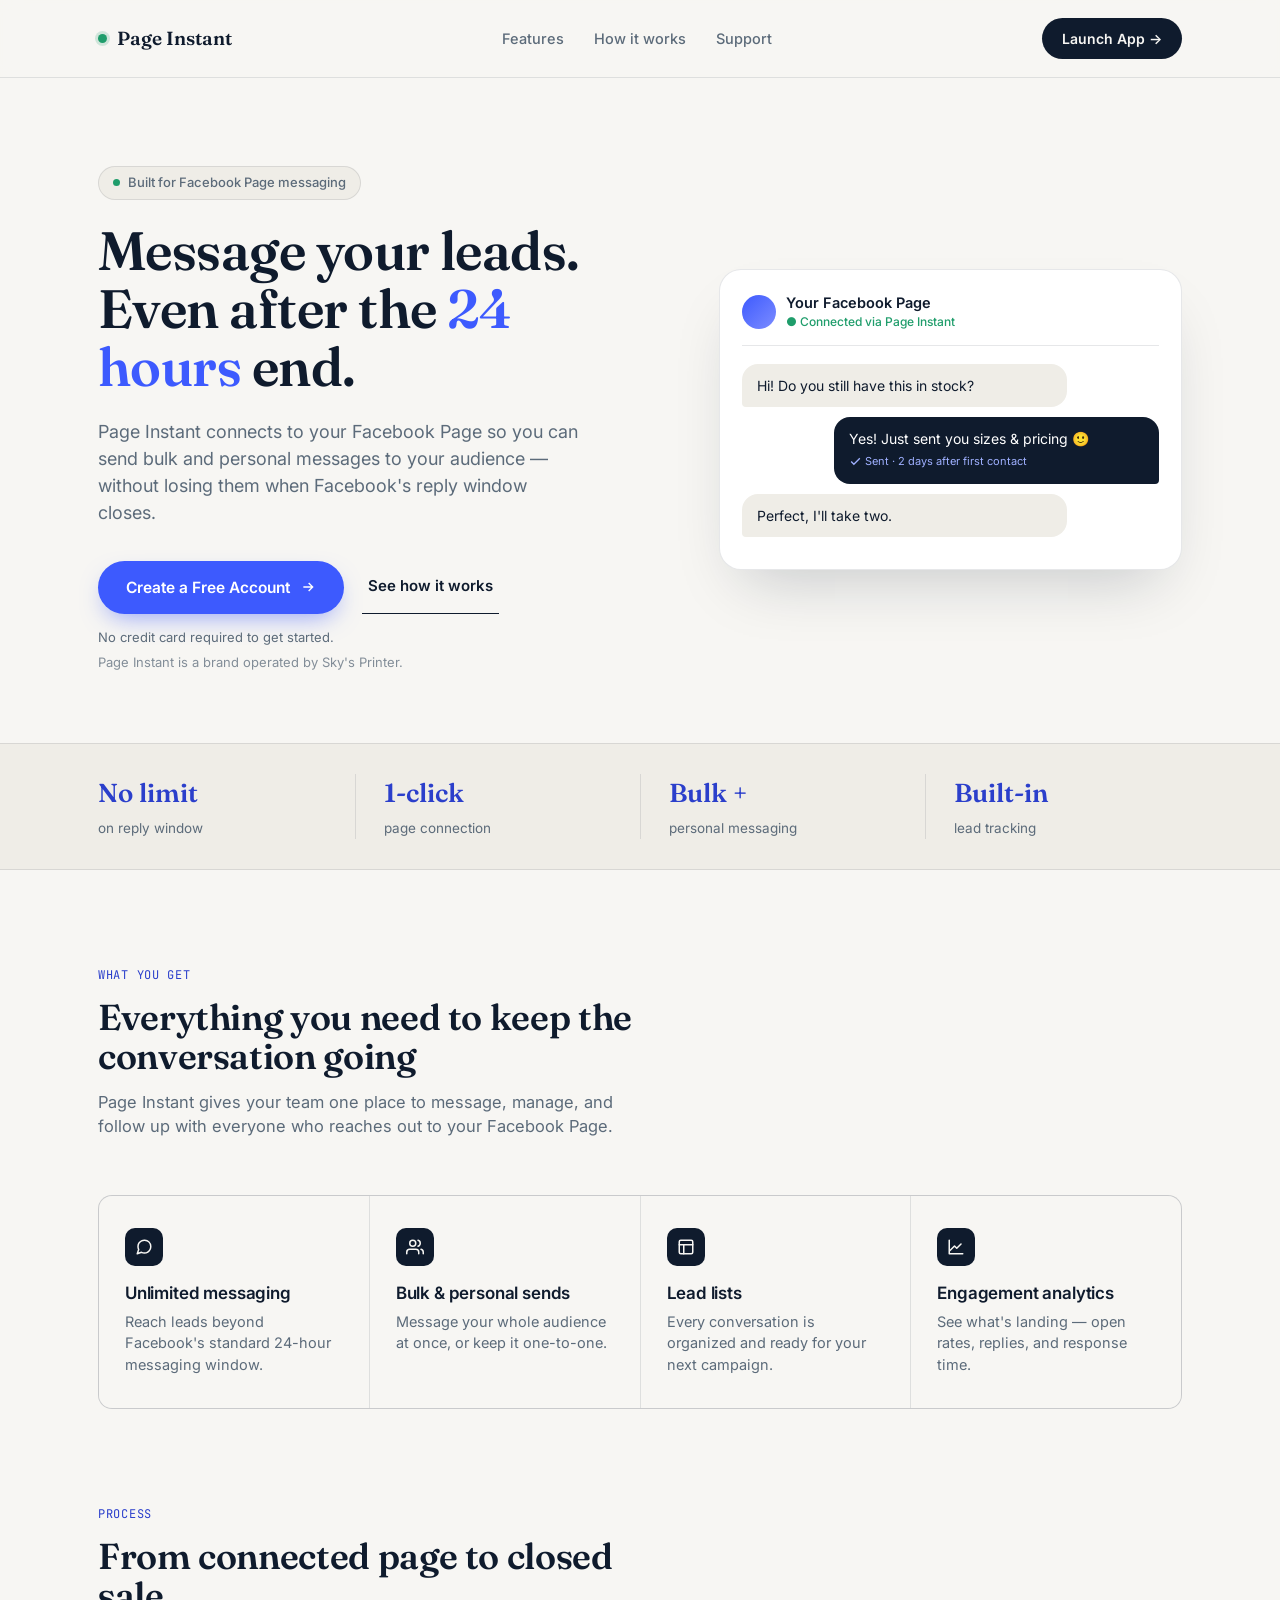
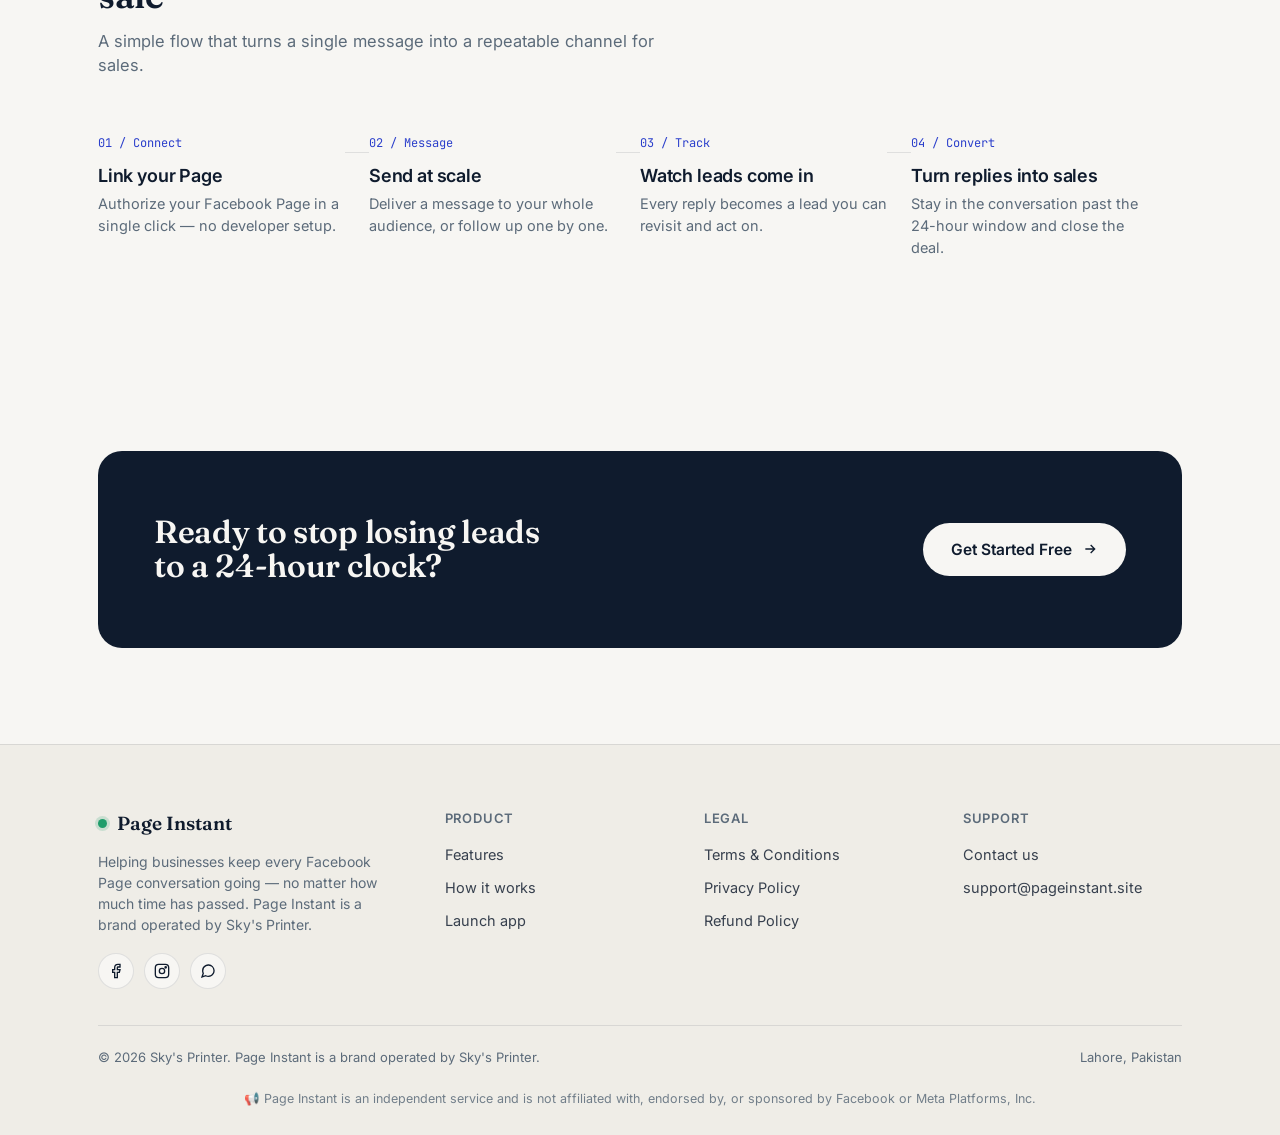
<file: index.html>
<!DOCTYPE html>
<html lang="en">
<head>
<meta charset="UTF-8">
<meta name="viewport" content="width=device-width, initial-scale=1.0">
<title>Page Instant — Facebook Page Messaging, Without the 24-Hour Limit</title>
<meta name="description" content="Page Instant, a brand operated by Sky's Printer, helps businesses message their Facebook page leads beyond the standard 24-hour window. Bulk messaging, lead tracking, and engagement tools built for growing teams.">
<link rel="preconnect" href="https://fonts.googleapis.com">
<link rel="preconnect" href="https://fonts.gstatic.com" crossorigin>
<link href="https://fonts.googleapis.com/css2?family=Fraunces:opsz,wght@9..144,400;9..144,500;9..144,600;9..144,700&family=Inter:wght@400;500;600;700&family=JetBrains+Mono:wght@500&display=swap" rel="stylesheet">
<style>
  :root{
    --ink:#0F1B2D;
    --paper:#F7F6F3;
    --paper-dim:#EFEDE7;
    --accent:#3D5AFE;
    --accent-deep:#2B3FCB;
    --slate:#5C6B7A;
    --green:#1F9D6B;
    --line:rgba(15,27,45,0.10);
    --radius:14px;
  }
  *{margin:0;padding:0;box-sizing:border-box;}
  html{scroll-behavior:smooth;}
  body{
    background:var(--paper);
    color:var(--ink);
    font-family:'Inter',sans-serif;
    -webkit-font-smoothing:antialiased;
    line-height:1.5;
  }
  h1,h2,h3{
    font-family:'Fraunces',serif;
    font-weight:600;
    letter-spacing:-0.01em;
    line-height:1.08;
  }
  a{color:inherit;text-decoration:none;}
  img{max-width:100%;display:block;}
  .wrap{max-width:1140px;margin:0 auto;padding:0 28px;}
  .mono-tag{
    font-family:'JetBrains Mono',monospace;
    font-size:12px;
    letter-spacing:0.06em;
    text-transform:uppercase;
    color:var(--accent-deep);
  }
  :focus-visible{outline:2px solid var(--accent);outline-offset:3px;border-radius:4px;}

  /* ---------- NAV ---------- */
  header{
    position:sticky;top:0;z-index:40;
    background:rgba(247,246,243,0.86);
    backdrop-filter:blur(10px);
    border-bottom:1px solid var(--line);
  }
  nav{
    display:flex;align-items:center;justify-content:space-between;
    padding:18px 28px;max-width:1140px;margin:0 auto;
  }
  .brand{display:flex;align-items:center;gap:10px;font-family:'Fraunces',serif;font-weight:600;font-size:19px;}
  .brand .dot{
    width:9px;height:9px;border-radius:50%;background:var(--green);
    box-shadow:0 0 0 3px rgba(31,157,107,0.18);
  }
  .nav-links{display:flex;align-items:center;gap:30px;font-size:14.5px;font-weight:500;}
  .nav-links a{color:var(--slate);transition:color .15s;}
  .nav-links a:hover{color:var(--ink);}
  .nav-cta{
    background:var(--ink);color:var(--paper)!important;
    padding:10px 20px;border-radius:999px;font-weight:600;font-size:14px;
    transition:transform .15s ease, background .15s;
  }
  .nav-cta:hover{background:var(--accent);transform:translateY(-1px);}
  .nav-toggle{display:none;}

  /* ---------- HERO ---------- */
  .hero{
    padding:88px 0 70px;
    position:relative;
    overflow:hidden;
  }
  .hero-grid{
    display:grid;grid-template-columns:1.1fr 0.9fr;gap:56px;align-items:center;
  }
  .eyebrow{
    display:inline-flex;align-items:center;gap:8px;
    padding:6px 14px;border-radius:999px;
    background:var(--paper-dim);border:1px solid var(--line);
    font-size:13px;font-weight:500;color:var(--slate);margin-bottom:22px;
  }
  .eyebrow .pulse{
    width:7px;height:7px;border-radius:50%;background:var(--green);
    animation:pulse 2s infinite;
  }
  @keyframes pulse{0%,100%{opacity:1;}50%{opacity:.35;}}
  h1.headline{font-size:54px;margin-bottom:22px;}
  h1.headline em{font-style:normal;color:var(--accent);}
  .sub{font-size:18px;color:var(--slate);max-width:480px;margin-bottom:34px;}
  .cta-row{display:flex;align-items:center;gap:18px;flex-wrap:wrap;}
  .btn-primary{
    background:var(--accent);color:#fff;
    padding:15px 28px;border-radius:999px;font-weight:600;font-size:15.5px;
    display:inline-flex;align-items:center;gap:10px;
    box-shadow:0 10px 24px -8px rgba(61,90,254,0.55);
    transition:transform .15s ease, box-shadow .15s ease, background .15s;
    border:none;cursor:pointer;
  }
  .btn-primary:hover{transform:translateY(-2px);background:var(--accent-deep);box-shadow:0 14px 30px -8px rgba(61,90,254,0.6);}
  .btn-ghost{
    color:var(--ink);font-weight:600;font-size:15px;
    padding:15px 6px;display:inline-flex;align-items:center;gap:6px;
    border-bottom:1px solid var(--ink);
  }
  .micro{font-size:13px;color:var(--slate);margin-top:14px;}

  /* hero visual: message bubble mock */
  .phone-mock{
    background:#fff;border-radius:22px;border:1px solid var(--line);
    box-shadow:0 30px 60px -24px rgba(15,27,45,0.22);
    padding:22px;position:relative;
  }
  .phone-mock .ph-head{
    display:flex;align-items:center;gap:10px;margin-bottom:18px;
    padding-bottom:14px;border-bottom:1px solid var(--line);
  }
  .avatar{width:34px;height:34px;border-radius:50%;background:linear-gradient(135deg,#3D5AFE,#7C8CFF);}
  .ph-head .who{font-weight:600;font-size:14.5px;}
  .ph-head .status{font-size:12px;color:var(--green);font-weight:500;}
  .bubble{
    max-width:78%;padding:11px 15px;border-radius:16px;font-size:14px;margin-bottom:10px;
    animation:rise .5s ease both;
  }
  .bubble.in{background:var(--paper-dim);border-bottom-left-radius:4px;}
  .bubble.out{
    background:var(--ink);color:#fff;margin-left:auto;border-bottom-right-radius:4px;
  }
  .bubble.out .tick{
    display:inline-flex;align-items:center;gap:3px;font-size:11px;color:#9fb0ff;margin-top:4px;
  }
  @keyframes rise{from{opacity:0;transform:translateY(8px);}to{opacity:1;transform:translateY(0);}}
  .bubble:nth-child(2){animation-delay:.05s;}
  .bubble:nth-child(3){animation-delay:.25s;}
  .bubble:nth-child(4){animation-delay:.5s;}
  .check{display:inline-block;width:13px;height:13px;}

  /* ---------- VALUE STRIP ---------- */
  .value-strip{
    border-top:1px solid var(--line);border-bottom:1px solid var(--line);
    background:var(--paper-dim);
  }
  .vs-grid{
    display:grid;grid-template-columns:repeat(4,1fr);
    padding:30px 0;
  }
  .vs-item{padding:0 28px;border-left:1px solid var(--line);}
  .vs-item:first-child{border-left:none;}
  .vs-item .num{font-family:'Fraunces',serif;font-size:26px;font-weight:600;color:var(--accent-deep);display:block;margin-bottom:2px;}
  .vs-item .lab{font-size:13.5px;color:var(--slate);}

  /* ---------- FEATURES ---------- */
  section{padding:96px 0;}
  .section-head{max-width:560px;margin-bottom:56px;}
  .section-head .mono-tag{display:block;margin-bottom:14px;}
  .section-head h2{font-size:36px;}
  .section-head p{color:var(--slate);font-size:16.5px;margin-top:14px;}

  .feature-grid{display:grid;grid-template-columns:repeat(4,1fr);gap:1px;background:var(--line);border:1px solid var(--line);border-radius:var(--radius);overflow:hidden;}
  .feature{background:var(--paper);padding:32px 26px;}
  .feature .ic{
    width:38px;height:38px;border-radius:10px;background:var(--ink);
    display:flex;align-items:center;justify-content:center;margin-bottom:18px;
  }
  .feature .ic svg{width:18px;height:18px;stroke:var(--paper);}
  .feature h3{font-size:17px;font-weight:600;font-family:'Inter',sans-serif;margin-bottom:8px;}
  .feature p{font-size:14.5px;color:var(--slate);}

  /* ---------- HOW IT WORKS ---------- */
  .steps{display:grid;grid-template-columns:repeat(4,1fr);gap:0;position:relative;}
  .step{padding-right:24px;position:relative;}
  .step:not(:last-child)::after{
    content:'';position:absolute;top:18px;right:0;width:24px;height:1px;background:var(--line);
  }
  .step .tag{font-family:'JetBrains Mono',monospace;font-size:12px;color:var(--accent-deep);margin-bottom:14px;display:block;}
  .step h3{font-size:18px;font-weight:600;font-family:'Inter',sans-serif;margin-bottom:8px;}
  .step p{font-size:14.5px;color:var(--slate);}

  /* ---------- CTA BAND ---------- */
  .cta-band{
    background:var(--ink);color:var(--paper);border-radius:24px;
    padding:64px 56px;display:flex;align-items:center;justify-content:space-between;gap:40px;
  }
  .cta-band h2{color:var(--paper);font-size:32px;max-width:420px;}
  .cta-band .btn-primary{background:var(--paper);color:var(--ink);box-shadow:none;}
  .cta-band .btn-primary:hover{background:var(--accent);color:#fff;}

  /* ---------- FOOTER ---------- */
  footer{border-top:1px solid var(--line);background:var(--paper-dim);}
  .foot-grid{
    display:grid;grid-template-columns:1.4fr 1fr 1fr 1fr;gap:40px;
    padding:64px 0 36px;
  }
  .foot-brand .brand{margin-bottom:14px;}
  .foot-brand p{font-size:14px;color:var(--slate);max-width:280px;margin-bottom:18px;}
  .foot-col h4{font-size:13px;text-transform:uppercase;letter-spacing:0.06em;color:var(--slate);margin-bottom:16px;font-weight:600;}
  .foot-col a{display:block;font-size:14.5px;color:var(--ink);margin-bottom:11px;opacity:0.82;transition:opacity .15s;}
  .foot-col a:hover{opacity:1;color:var(--accent-deep);}
  .social-row{display:flex;gap:10px;margin-top:6px;}
  .social-row a{
    width:36px;height:36px;border-radius:50%;background:var(--paper);
    border:1px solid var(--line);display:flex;align-items:center;justify-content:center;
  }
  .social-row a svg{width:16px;height:16px;}
  .social-row a:hover{background:var(--ink);}
  .social-row a:hover svg{stroke:var(--paper);fill:var(--paper);}
  .legal-bar{
    border-top:1px solid var(--line);
    padding:22px 0;display:flex;justify-content:space-between;align-items:center;
    font-size:13px;color:var(--slate);flex-wrap:wrap;gap:10px;
  }
  .disclaimer{
    font-size:12.5px;color:var(--slate);text-align:center;padding-bottom:26px;opacity:0.85;
  }

  /* ---------- RESPONSIVE ---------- */
  @media (max-width:880px){
    .nav-links{display:none;}
    .hero-grid{grid-template-columns:1fr;}
    .phone-mock{max-width:380px;margin:0 auto;}
    h1.headline{font-size:38px;}
    .vs-grid{grid-template-columns:repeat(2,1fr);}
    .vs-item:nth-child(3){border-left:none;}
    .feature-grid{grid-template-columns:repeat(2,1fr);}
    .steps{grid-template-columns:repeat(2,1fr);row-gap:32px;}
    .step:nth-child(2)::after{display:none;}
    .cta-band{flex-direction:column;text-align:center;padding:48px 28px;}
    .foot-grid{grid-template-columns:1fr 1fr;}
  }
  @media (prefers-reduced-motion: reduce){
    *{animation:none!important;transition:none!important;}
  }
</style>
</head>
<body>

<header>
  <nav>
    <div class="brand"><span class="dot"></span>Page Instant</div>
    <div class="nav-links">
      <a href="#features">Features</a>
      <a href="#how-it-works">How it works</a>
      <a href="contact.html">Support</a>
    </div>
    <a class="nav-cta" href="#" id="launch-btn">Launch App →</a>
  </nav>
</header>

<section class="hero">
  <div class="wrap hero-grid">
    <div>
      <div class="eyebrow"><span class="pulse"></span>Built for Facebook Page messaging</div>
      <h1 class="headline">Message your leads.<br>Even after the <em>24 hours</em> end.</h1>
      <p class="sub">Page Instant connects to your Facebook Page so you can send bulk and personal messages to your audience — without losing them when Facebook's reply window closes.</p>
      <div class="cta-row">
        <a href="#" class="btn-primary" id="launch-btn-2">Create a Free Account
          <svg width="16" height="16" viewBox="0 0 24 24" fill="none" stroke="currentColor" stroke-width="2"><path d="M5 12h14M13 6l6 6-6 6"/></svg>
        </a>
        <a href="#how-it-works" class="btn-ghost">See how it works</a>
      </div>
      <p class="micro">No credit card required to get started.</p>
      <p class="micro" style="margin-top:6px;opacity:0.75;">Page Instant is a brand operated by Sky's Printer.</p>
    </div>
    <div>
      <div class="phone-mock">
        <div class="ph-head">
          <div class="avatar"></div>
          <div>
            <div class="who">Your Facebook Page</div>
            <div class="status">● Connected via Page Instant</div>
          </div>
        </div>
        <div class="bubble in">Hi! Do you still have this in stock?</div>
        <div class="bubble out">Yes! Just sent you sizes &amp; pricing 🙂
          <div class="tick"><svg class="check" viewBox="0 0 24 24" fill="none" stroke="currentColor" stroke-width="2.4"><path d="M4 12l5 5L20 6"/></svg> Sent · 2 days after first contact</div>
        </div>
        <div class="bubble in">Perfect, I'll take two.</div>
      </div>
    </div>
  </div>
</section>

<div class="value-strip">
  <div class="wrap vs-grid">
    <div class="vs-item"><span class="num">No limit</span><span class="lab">on reply window</span></div>
    <div class="vs-item"><span class="num">1-click</span><span class="lab">page connection</span></div>
    <div class="vs-item"><span class="num">Bulk +</span><span class="lab">personal messaging</span></div>
    <div class="vs-item"><span class="num">Built-in</span><span class="lab">lead tracking</span></div>
  </div>
</div>

<section id="features">
  <div class="wrap">
    <div class="section-head">
      <span class="mono-tag">What you get</span>
      <h2>Everything you need to keep the conversation going</h2>
      <p>Page Instant gives your team one place to message, manage, and follow up with everyone who reaches out to your Facebook Page.</p>
    </div>
    <div class="feature-grid">
      <div class="feature">
        <div class="ic"><svg viewBox="0 0 24 24" fill="none" stroke-width="2" stroke-linecap="round" stroke-linejoin="round"><path d="M21 11.5a8.38 8.38 0 0 1-.9 3.8 8.5 8.5 0 0 1-7.6 4.7 8.38 8.38 0 0 1-3.8-.9L3 21l1.9-5.7a8.38 8.38 0 0 1-.9-3.8 8.5 8.5 0 0 1 4.7-7.6 8.38 8.38 0 0 1 3.8-.9h.5a8.48 8.48 0 0 1 8 8v.5z"/></svg></div>
        <h3>Unlimited messaging</h3>
        <p>Reach leads beyond Facebook's standard 24-hour messaging window.</p>
      </div>
      <div class="feature">
        <div class="ic"><svg viewBox="0 0 24 24" fill="none" stroke-width="2" stroke-linecap="round" stroke-linejoin="round"><path d="M17 21v-2a4 4 0 0 0-4-4H5a4 4 0 0 0-4 4v2"/><circle cx="9" cy="7" r="4"/><path d="M23 21v-2a4 4 0 0 0-3-3.87"/><path d="M16 3.13a4 4 0 0 1 0 7.75"/></svg></div>
        <h3>Bulk &amp; personal sends</h3>
        <p>Message your whole audience at once, or keep it one-to-one.</p>
      </div>
      <div class="feature">
        <div class="ic"><svg viewBox="0 0 24 24" fill="none" stroke-width="2" stroke-linecap="round" stroke-linejoin="round"><rect x="3" y="3" width="18" height="18" rx="2"/><path d="M3 9h18M9 21V9"/></svg></div>
        <h3>Lead lists</h3>
        <p>Every conversation is organized and ready for your next campaign.</p>
      </div>
      <div class="feature">
        <div class="ic"><svg viewBox="0 0 24 24" fill="none" stroke-width="2" stroke-linecap="round" stroke-linejoin="round"><path d="M3 3v18h18"/><path d="M18.7 8 13 13.7l-3-3L4 16.7"/></svg></div>
        <h3>Engagement analytics</h3>
        <p>See what's landing — open rates, replies, and response time.</p>
      </div>
    </div>
  </div>
</section>

<section id="how-it-works" style="padding-top:0;">
  <div class="wrap">
    <div class="section-head">
      <span class="mono-tag">Process</span>
      <h2>From connected page to closed sale</h2>
      <p>A simple flow that turns a single message into a repeatable channel for sales.</p>
    </div>
    <div class="steps">
      <div class="step"><span class="tag">01 / Connect</span><h3>Link your Page</h3><p>Authorize your Facebook Page in a single click — no developer setup.</p></div>
      <div class="step"><span class="tag">02 / Message</span><h3>Send at scale</h3><p>Deliver a message to your whole audience, or follow up one by one.</p></div>
      <div class="step"><span class="tag">03 / Track</span><h3>Watch leads come in</h3><p>Every reply becomes a lead you can revisit and act on.</p></div>
      <div class="step"><span class="tag">04 / Convert</span><h3>Turn replies into sales</h3><p>Stay in the conversation past the 24-hour window and close the deal.</p></div>
    </div>
  </div>
</section>

<section>
  <div class="wrap">
    <div class="cta-band">
      <h2>Ready to stop losing leads to a 24-hour clock?</h2>
      <a href="#" class="btn-primary" id="launch-btn-3">Get Started Free
        <svg width="16" height="16" viewBox="0 0 24 24" fill="none" stroke="currentColor" stroke-width="2"><path d="M5 12h14M13 6l6 6-6 6"/></svg>
      </a>
    </div>
  </div>
</section>

<footer>
  <div class="wrap">
    <div class="foot-grid">
      <div class="foot-brand">
        <div class="brand"><span class="dot"></span>Page Instant</div>
        <p>Helping businesses keep every Facebook Page conversation going — no matter how much time has passed. Page Instant is a brand operated by Sky's Printer.</p>
        <div class="social-row">
          <a href="https://www.facebook.com/profile.php?id=61590895688328" aria-label="Facebook" target="_blank" rel="noopener">
            <svg viewBox="0 0 24 24" fill="none" stroke="var(--ink)" stroke-width="2"><path d="M18 2h-3a5 5 0 0 0-5 5v3H7v4h3v8h4v-8h3l1-4h-4V7a1 1 0 0 1 1-1h3z"/></svg>
          </a>
          <a href="#" aria-label="Instagram (add link)">
            <svg viewBox="0 0 24 24" fill="none" stroke="var(--ink)" stroke-width="2"><rect x="2" y="2" width="20" height="20" rx="5"/><circle cx="12" cy="12" r="4"/><circle cx="17.5" cy="6.5" r="1" fill="var(--ink)"/></svg>
          </a>
          <a href="#" aria-label="WhatsApp (add link)">
            <svg viewBox="0 0 24 24" fill="none" stroke="var(--ink)" stroke-width="2"><path d="M21 11.5a8.38 8.38 0 0 1-.9 3.8 8.5 8.5 0 0 1-7.6 4.7 8.38 8.38 0 0 1-3.8-.9L3 21l1.9-5.7a8.38 8.38 0 0 1-.9-3.8 8.5 8.5 0 0 1 4.7-7.6 8.38 8.38 0 0 1 3.8-.9h.5a8.48 8.48 0 0 1 8 8v.5z"/></svg>
          </a>
        </div>
      </div>
      <div class="foot-col">
        <h4>Product</h4>
        <a href="#features">Features</a>
        <a href="#how-it-works">How it works</a>
        <a href="#" id="launch-btn-4">Launch app</a>
      </div>
      <div class="foot-col">
        <h4>Legal</h4>
        <a href="terms.html">Terms &amp; Conditions</a>
        <a href="privacy.html">Privacy Policy</a>
        <a href="refund.html">Refund Policy</a>
      </div>
      <div class="foot-col">
        <h4>Support</h4>
        <a href="contact.html">Contact us</a>
        <a href="mailto:support@pageinstant.site">support@pageinstant.site</a>
      </div>
    </div>
    <div class="legal-bar">
      <span>© 2026 Sky's Printer. Page Instant is a brand operated by Sky's Printer.</span>
      <span>Lahore, Pakistan</span>
    </div>
    <p class="disclaimer">📢 Page Instant is an independent service and is not affiliated with, endorsed by, or sponsored by Facebook or Meta Platforms, Inc.</p>
  </div>
</footer>

<script>
  // ===== EDIT THIS ONE LINE WHEN YOUR APP URL IS READY =====
  // Replace "#" below with your Lovable / Base44 / app.pageinstant.site URL.
  const APP_URL = "#";
  document.querySelectorAll('#launch-btn, #launch-btn-2, #launch-btn-3, #launch-btn-4').forEach(btn => {
    btn.setAttribute('href', APP_URL);
  });
</script>

</body>
</html>
</file>
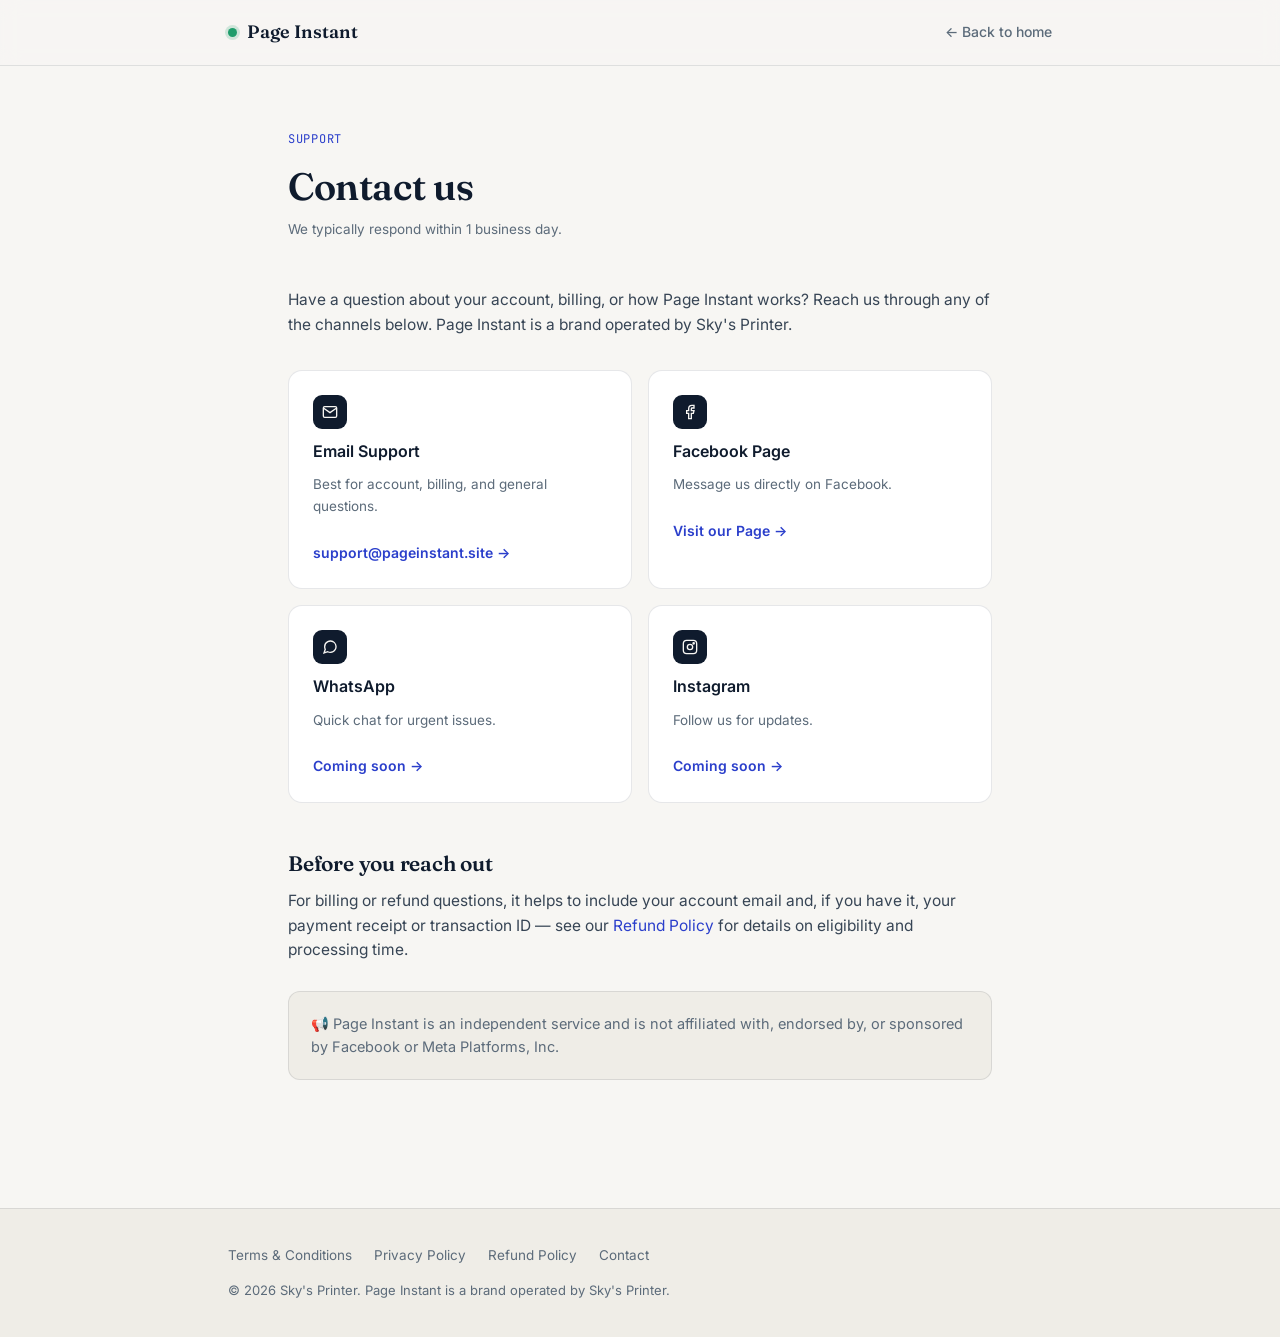
<file: contact.html>
<!DOCTYPE html>
<html lang="en">
<head>
<meta charset="UTF-8">
<meta name="viewport" content="width=device-width, initial-scale=1.0">
<title>Contact &amp; Support — Page Instant</title>
<link rel="preconnect" href="https://fonts.googleapis.com">
<link rel="preconnect" href="https://fonts.gstatic.com" crossorigin>
<link href="https://fonts.googleapis.com/css2?family=Fraunces:opsz,wght@9..144,400;9..144,600;9..144,700&family=Inter:wght@400;500;600;700&family=JetBrains+Mono:wght@500&display=swap" rel="stylesheet">
<link rel="stylesheet" href="policy.css">
</head>
<body>
<header>
  <nav>
    <a href="index.html" class="brand"><span class="dot"></span>Page Instant</a>
    <a href="index.html" class="back-link">← Back to home</a>
  </nav>
</header>
<main>
  <span class="doc-eyebrow">Support</span>
  <h1>Contact us</h1>
  <p class="updated">We typically respond within 1 business day.</p>
  <p>Have a question about your account, billing, or how Page Instant works? Reach us through any of the channels below. Page Instant is a brand operated by Sky's Printer.</p>
  <div class="contact-grid">
    <div class="contact-card">
      <div class="ic"><svg viewBox="0 0 24 24" fill="none" stroke="currentColor" stroke-width="2"><path d="M4 4h16v16H4z" opacity="0"/><path d="M22 6l-10 7L2 6"/><rect x="2" y="4" width="20" height="16" rx="2"/></svg></div>
      <h3>Email Support</h3>
      <p class="note">Best for account, billing, and general questions.</p>
      <a class="cta" href="mailto:support@pageinstant.site">support@pageinstant.site →</a>
    </div>
    <div class="contact-card">
      <div class="ic"><svg viewBox="0 0 24 24" fill="none" stroke="currentColor" stroke-width="2"><path d="M18 2h-3a5 5 0 0 0-5 5v3H7v4h3v8h4v-8h3l1-4h-4V7a1 1 0 0 1 1-1h3z"/></svg></div>
      <h3>Facebook Page</h3>
      <p class="note">Message us directly on Facebook.</p>
      <a class="cta" href="https://www.facebook.com/profile.php?id=61590895688328" target="_blank" rel="noopener">Visit our Page →</a>
    </div>
    <div class="contact-card">
      <div class="ic"><svg viewBox="0 0 24 24" fill="none" stroke="currentColor" stroke-width="2"><path d="M21 11.5a8.38 8.38 0 0 1-.9 3.8 8.5 8.5 0 0 1-7.6 4.7 8.38 8.38 0 0 1-3.8-.9L3 21l1.9-5.7a8.38 8.38 0 0 1-.9-3.8 8.5 8.5 0 0 1 4.7-7.6 8.38 8.38 0 0 1 3.8-.9h.5a8.48 8.48 0 0 1 8 8v.5z"/></svg></div>
      <h3>WhatsApp</h3>
      <p class="note">Quick chat for urgent issues.</p>
      <a class="cta" href="#" id="wa-link">Coming soon →</a>
    </div>
    <div class="contact-card">
      <div class="ic"><svg viewBox="0 0 24 24" fill="none" stroke="currentColor" stroke-width="2"><rect x="2" y="2" width="20" height="20" rx="5"/><circle cx="12" cy="12" r="4"/><circle cx="17.5" cy="6.5" r="1" fill="currentColor"/></svg></div>
      <h3>Instagram</h3>
      <p class="note">Follow us for updates.</p>
      <a class="cta" href="#" id="ig-link">Coming soon →</a>
    </div>
  </div>
  <h2 style="margin-top:48px;">Before you reach out</h2>
  <p>For billing or refund questions, it helps to include your account email and, if you have it, your payment receipt or transaction ID — see our <a href="refund.html">Refund Policy</a> for details on eligibility and processing time.</p>
  <div class="callout">
    📢 Page Instant is an independent service and is not affiliated with, endorsed by, or sponsored by Facebook or Meta Platforms, Inc.
  </div>
</main>
<footer>
  <div class="foot-wrap">
    <div class="links">
      <a href="terms.html">Terms &amp; Conditions</a>
      <a href="privacy.html">Privacy Policy</a>
      <a href="refund.html">Refund Policy</a>
      <a href="contact.html">Contact</a>
    </div>
    <span class="copyright">© 2026 Sky's Printer. Page Instant is a brand operated by Sky's Printer.</span>
  </div>
</footer>
<script>
  // ===== ADD YOUR LINKS HERE WHEN READY =====
  // document.getElementById('wa-link').href = "https://wa.me/92XXXXXXXXX";
  // document.getElementById('ig-link').href = "https://www.instagram.com/yourhandle";
</script>
</body>
</html>
</file>
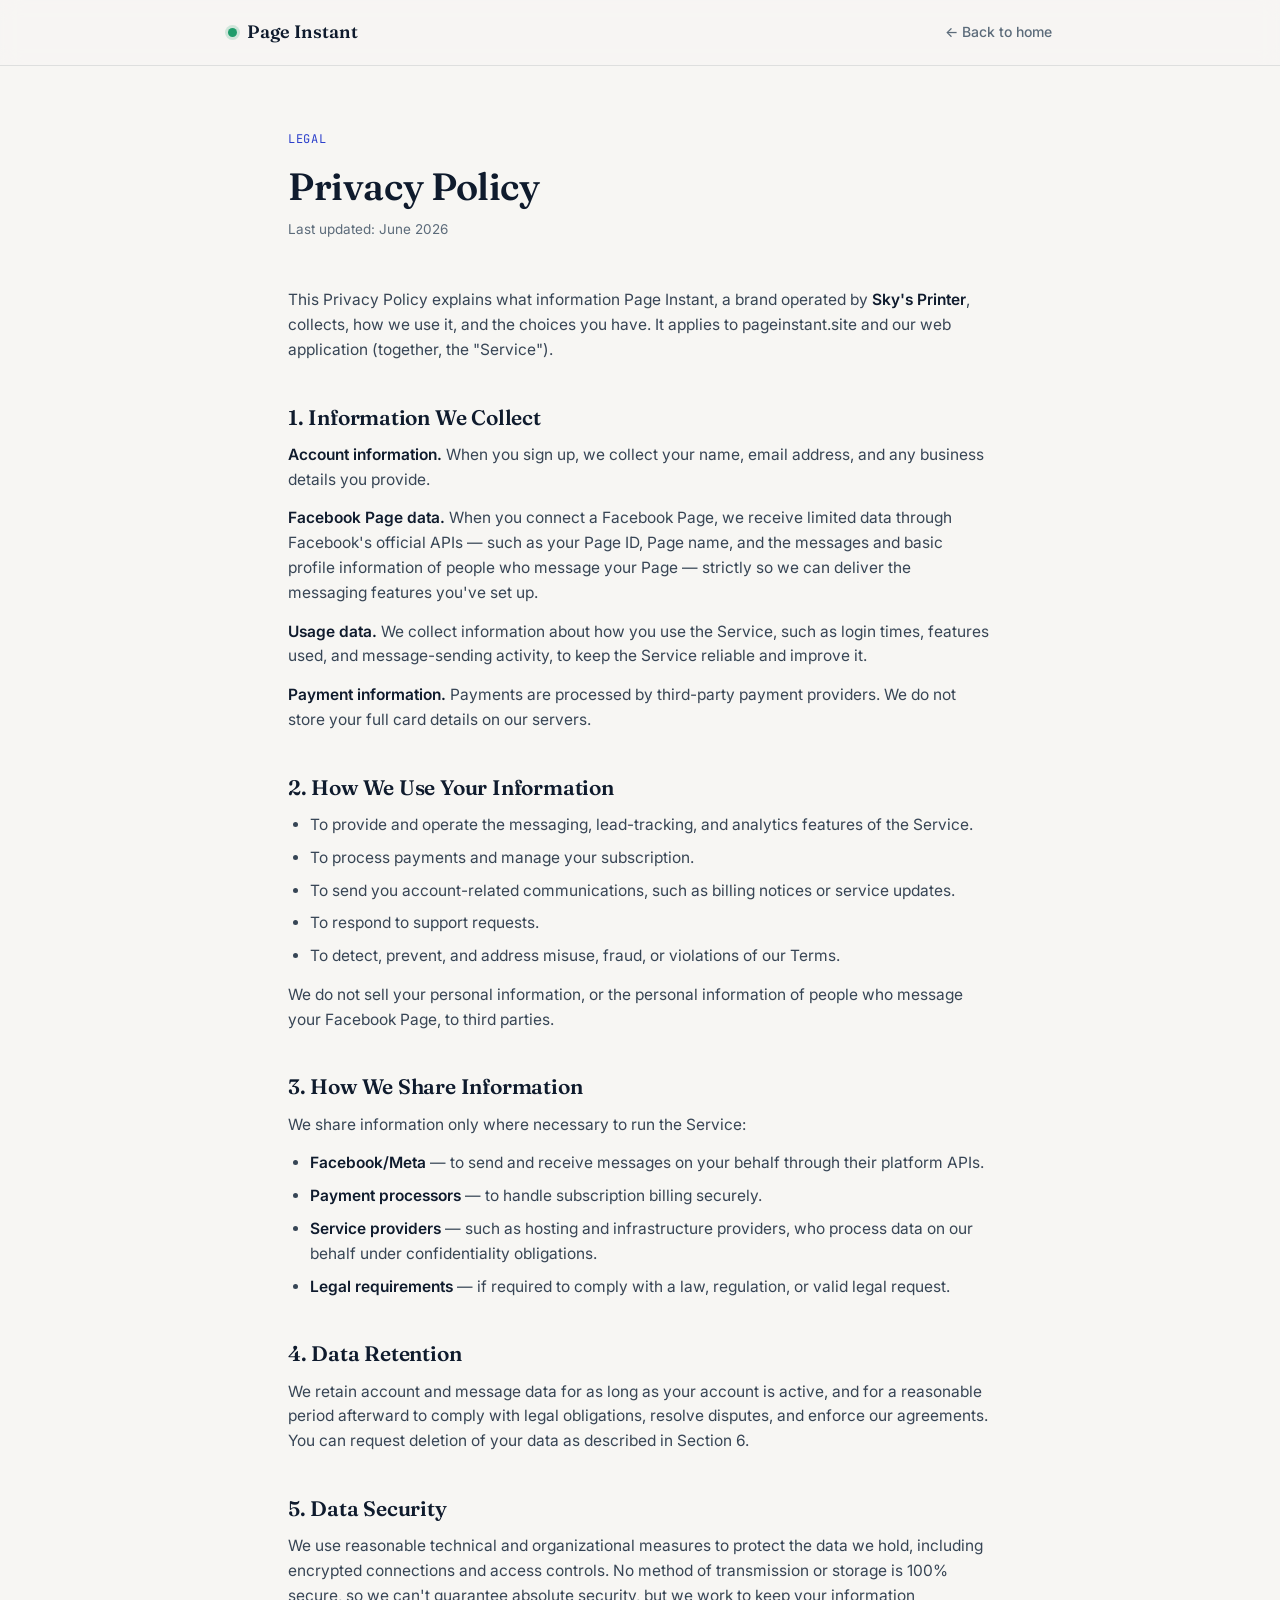
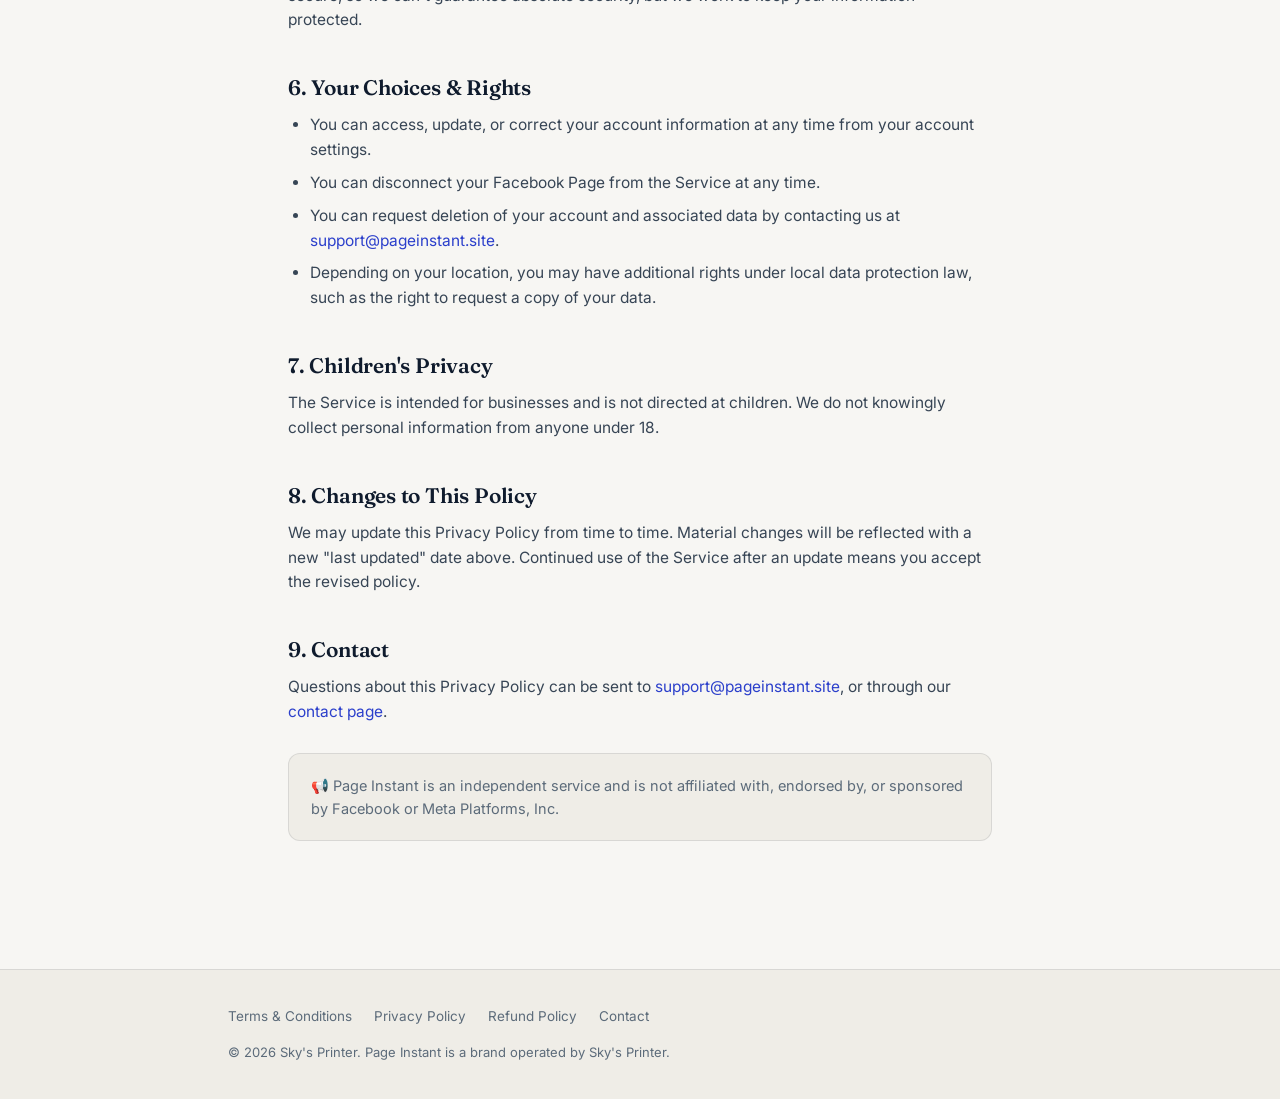
<file: privacy.html>
<!DOCTYPE html>
<html lang="en">
<head>
<meta charset="UTF-8">
<meta name="viewport" content="width=device-width, initial-scale=1.0">
<title>Privacy Policy — Page Instant</title>
<link rel="preconnect" href="https://fonts.googleapis.com">
<link rel="preconnect" href="https://fonts.gstatic.com" crossorigin>
<link href="https://fonts.googleapis.com/css2?family=Fraunces:opsz,wght@9..144,400;9..144,600;9..144,700&family=Inter:wght@400;500;600;700&family=JetBrains+Mono:wght@500&display=swap" rel="stylesheet">
<link rel="stylesheet" href="policy.css">
</head>
<body>

<header>
  <nav>
    <a href="index.html" class="brand"><span class="dot"></span>Page Instant</a>
    <a href="index.html" class="back-link">← Back to home</a>
  </nav>
</header>

<main>
  <span class="doc-eyebrow">Legal</span>
  <h1>Privacy Policy</h1>
  <p class="updated">Last updated: June 2026</p>

  <p>This Privacy Policy explains what information Page Instant, a brand operated by <strong>Sky's Printer</strong>, collects, how we use it, and the choices you have. It applies to pageinstant.site and our web application (together, the "Service").</p>

  <h2>1. Information We Collect</h2>
  <p><strong>Account information.</strong> When you sign up, we collect your name, email address, and any business details you provide.</p>
  <p><strong>Facebook Page data.</strong> When you connect a Facebook Page, we receive limited data through Facebook's official APIs — such as your Page ID, Page name, and the messages and basic profile information of people who message your Page — strictly so we can deliver the messaging features you've set up.</p>
  <p><strong>Usage data.</strong> We collect information about how you use the Service, such as login times, features used, and message-sending activity, to keep the Service reliable and improve it.</p>
  <p><strong>Payment information.</strong> Payments are processed by third-party payment providers. We do not store your full card details on our servers.</p>

  <h2>2. How We Use Your Information</h2>
  <ul>
    <li>To provide and operate the messaging, lead-tracking, and analytics features of the Service.</li>
    <li>To process payments and manage your subscription.</li>
    <li>To send you account-related communications, such as billing notices or service updates.</li>
    <li>To respond to support requests.</li>
    <li>To detect, prevent, and address misuse, fraud, or violations of our Terms.</li>
  </ul>
  <p>We do not sell your personal information, or the personal information of people who message your Facebook Page, to third parties.</p>

  <h2>3. How We Share Information</h2>
  <p>We share information only where necessary to run the Service:</p>
  <ul>
    <li><strong>Facebook/Meta</strong> — to send and receive messages on your behalf through their platform APIs.</li>
    <li><strong>Payment processors</strong> — to handle subscription billing securely.</li>
    <li><strong>Service providers</strong> — such as hosting and infrastructure providers, who process data on our behalf under confidentiality obligations.</li>
    <li><strong>Legal requirements</strong> — if required to comply with a law, regulation, or valid legal request.</li>
  </ul>

  <h2>4. Data Retention</h2>
  <p>We retain account and message data for as long as your account is active, and for a reasonable period afterward to comply with legal obligations, resolve disputes, and enforce our agreements. You can request deletion of your data as described in Section 6.</p>

  <h2>5. Data Security</h2>
  <p>We use reasonable technical and organizational measures to protect the data we hold, including encrypted connections and access controls. No method of transmission or storage is 100% secure, so we can't guarantee absolute security, but we work to keep your information protected.</p>

  <h2>6. Your Choices &amp; Rights</h2>
  <ul>
    <li>You can access, update, or correct your account information at any time from your account settings.</li>
    <li>You can disconnect your Facebook Page from the Service at any time.</li>
    <li>You can request deletion of your account and associated data by contacting us at <a href="mailto:support@pageinstant.site">support@pageinstant.site</a>.</li>
    <li>Depending on your location, you may have additional rights under local data protection law, such as the right to request a copy of your data.</li>
  </ul>

  <h2>7. Children's Privacy</h2>
  <p>The Service is intended for businesses and is not directed at children. We do not knowingly collect personal information from anyone under 18.</p>

  <h2>8. Changes to This Policy</h2>
  <p>We may update this Privacy Policy from time to time. Material changes will be reflected with a new "last updated" date above. Continued use of the Service after an update means you accept the revised policy.</p>

  <h2>9. Contact</h2>
  <p>Questions about this Privacy Policy can be sent to <a href="mailto:support@pageinstant.site">support@pageinstant.site</a>, or through our <a href="contact.html">contact page</a>.</p>

  <div class="callout">
    📢 Page Instant is an independent service and is not affiliated with, endorsed by, or sponsored by Facebook or Meta Platforms, Inc.
  </div>
</main>

<footer>
  <div class="foot-wrap">
    <div class="links">
      <a href="terms.html">Terms &amp; Conditions</a>
      <a href="privacy.html">Privacy Policy</a>
      <a href="refund.html">Refund Policy</a>
      <a href="contact.html">Contact</a>
    </div>
    <span class="copyright">© 2026 Sky's Printer. Page Instant is a brand operated by Sky's Printer.</span>
  </div>
</footer>

</body>
</html>
</file>
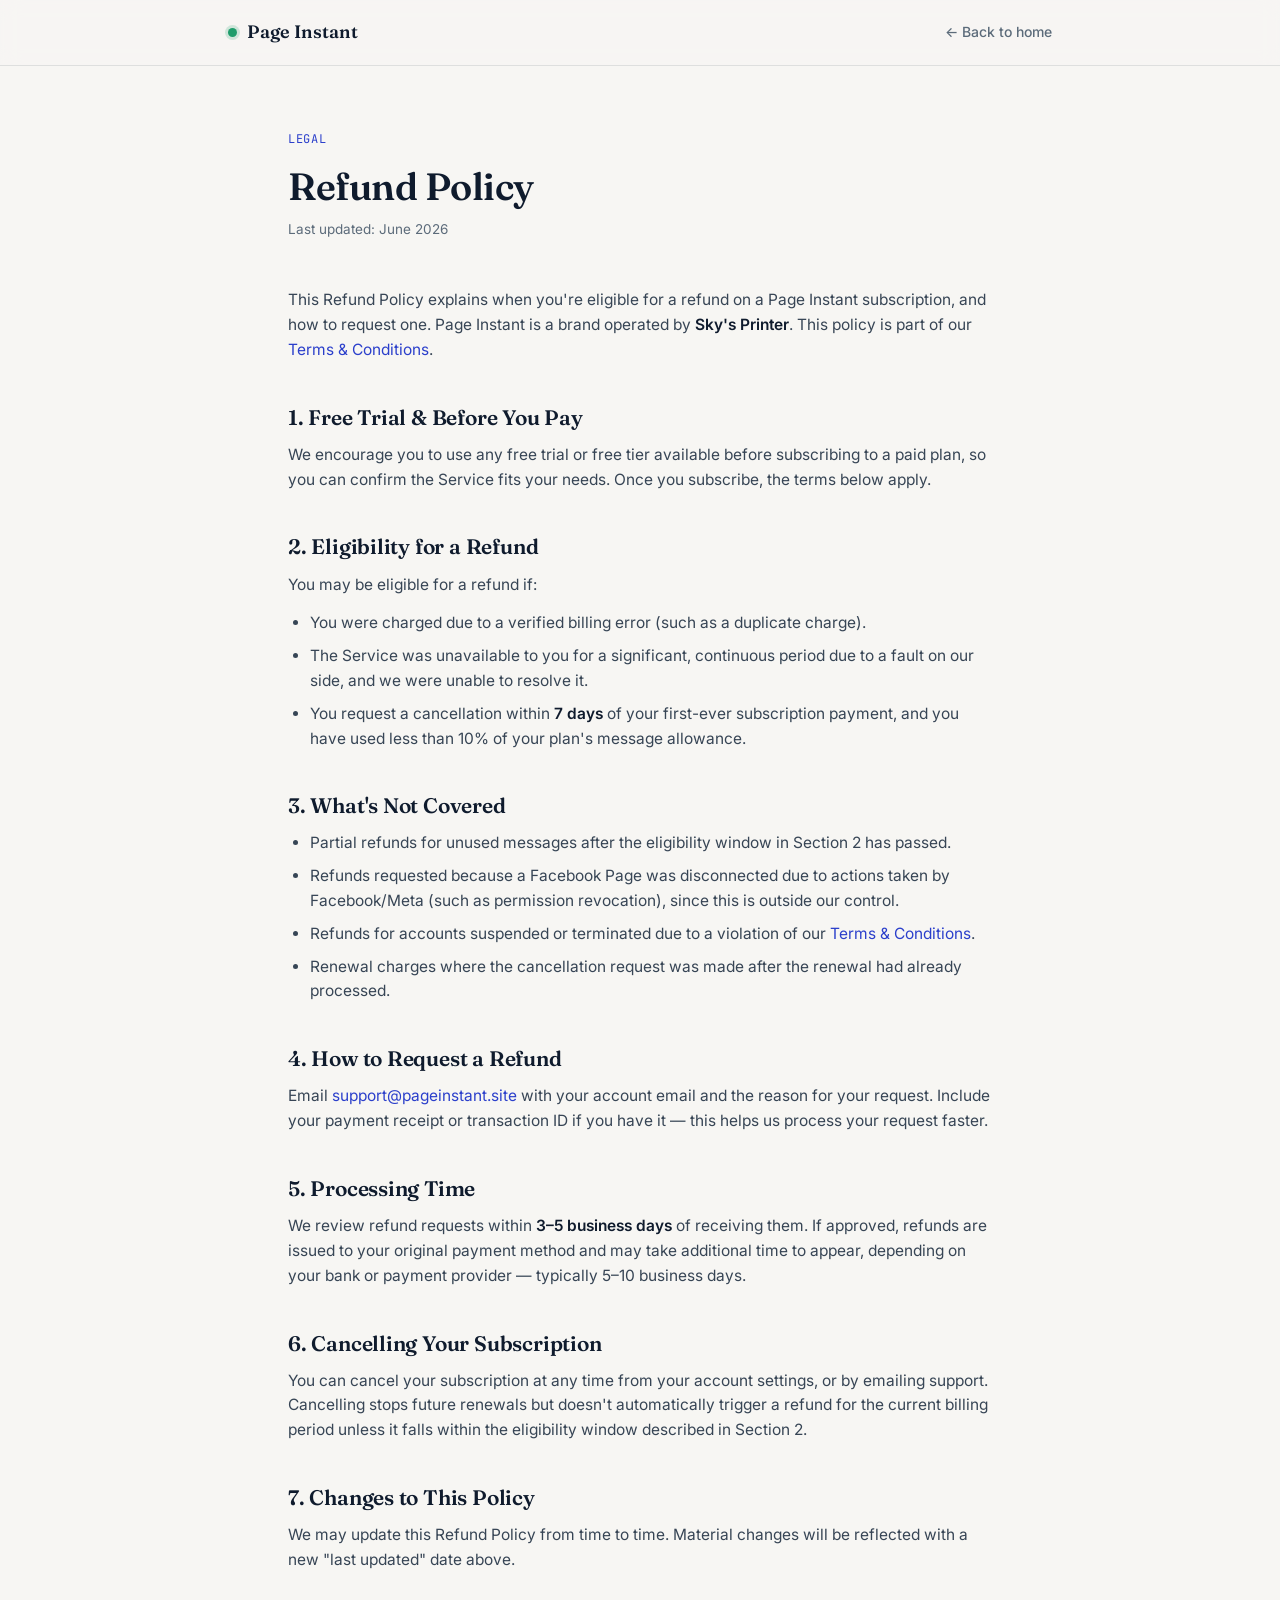
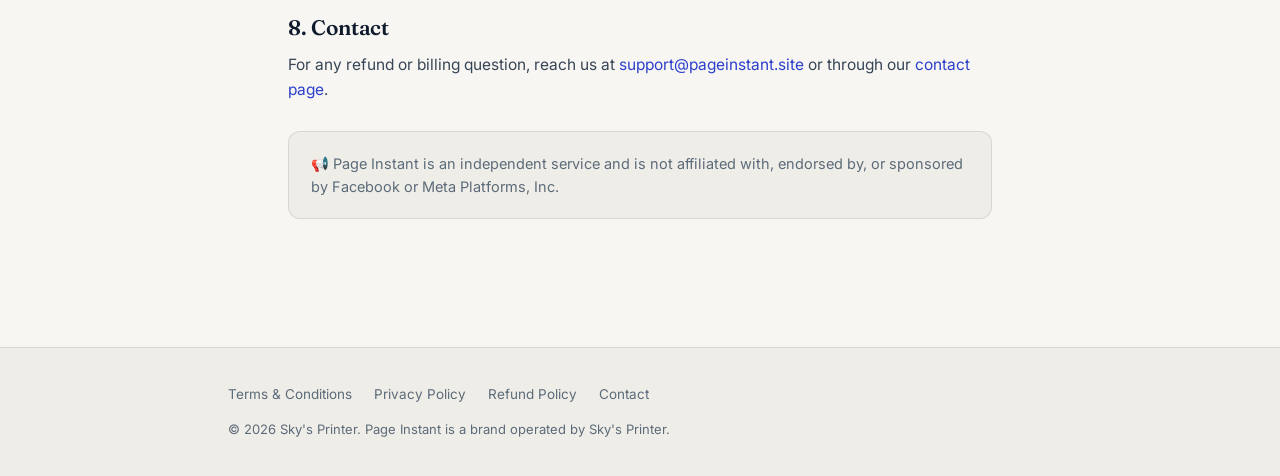
<file: refund.html>
<!DOCTYPE html>
<html lang="en">
<head>
<meta charset="UTF-8">
<meta name="viewport" content="width=device-width, initial-scale=1.0">
<title>Refund Policy — Page Instant</title>
<link rel="preconnect" href="https://fonts.googleapis.com">
<link rel="preconnect" href="https://fonts.gstatic.com" crossorigin>
<link href="https://fonts.googleapis.com/css2?family=Fraunces:opsz,wght@9..144,400;9..144,600;9..144,700&family=Inter:wght@400;500;600;700&family=JetBrains+Mono:wght@500&display=swap" rel="stylesheet">
<link rel="stylesheet" href="policy.css">
</head>
<body>

<header>
  <nav>
    <a href="index.html" class="brand"><span class="dot"></span>Page Instant</a>
    <a href="index.html" class="back-link">← Back to home</a>
  </nav>
</header>

<main>
  <span class="doc-eyebrow">Legal</span>
  <h1>Refund Policy</h1>
  <p class="updated">Last updated: June 2026</p>

  <p>This Refund Policy explains when you're eligible for a refund on a Page Instant subscription, and how to request one. Page Instant is a brand operated by <strong>Sky's Printer</strong>. This policy is part of our <a href="terms.html">Terms &amp; Conditions</a>.</p>

  <h2>1. Free Trial &amp; Before You Pay</h2>
  <p>We encourage you to use any free trial or free tier available before subscribing to a paid plan, so you can confirm the Service fits your needs. Once you subscribe, the terms below apply.</p>

  <h2>2. Eligibility for a Refund</h2>
  <p>You may be eligible for a refund if:</p>
  <ul>
    <li>You were charged due to a verified billing error (such as a duplicate charge).</li>
    <li>The Service was unavailable to you for a significant, continuous period due to a fault on our side, and we were unable to resolve it.</li>
    <li>You request a cancellation within <strong>7 days</strong> of your first-ever subscription payment, and you have used less than 10% of your plan's message allowance.</li>
  </ul>

  <h2>3. What's Not Covered</h2>
  <ul>
    <li>Partial refunds for unused messages after the eligibility window in Section 2 has passed.</li>
    <li>Refunds requested because a Facebook Page was disconnected due to actions taken by Facebook/Meta (such as permission revocation), since this is outside our control.</li>
    <li>Refunds for accounts suspended or terminated due to a violation of our <a href="terms.html">Terms &amp; Conditions</a>.</li>
    <li>Renewal charges where the cancellation request was made after the renewal had already processed.</li>
  </ul>

  <h2>4. How to Request a Refund</h2>
  <p>Email <a href="mailto:support@pageinstant.site">support@pageinstant.site</a> with your account email and the reason for your request. Include your payment receipt or transaction ID if you have it — this helps us process your request faster.</p>

  <h2>5. Processing Time</h2>
  <p>We review refund requests within <strong>3–5 business days</strong> of receiving them. If approved, refunds are issued to your original payment method and may take additional time to appear, depending on your bank or payment provider — typically 5–10 business days.</p>

  <h2>6. Cancelling Your Subscription</h2>
  <p>You can cancel your subscription at any time from your account settings, or by emailing support. Cancelling stops future renewals but doesn't automatically trigger a refund for the current billing period unless it falls within the eligibility window described in Section 2.</p>

  <h2>7. Changes to This Policy</h2>
  <p>We may update this Refund Policy from time to time. Material changes will be reflected with a new "last updated" date above.</p>

  <h2>8. Contact</h2>
  <p>For any refund or billing question, reach us at <a href="mailto:support@pageinstant.site">support@pageinstant.site</a> or through our <a href="contact.html">contact page</a>.</p>

  <div class="callout">
    📢 Page Instant is an independent service and is not affiliated with, endorsed by, or sponsored by Facebook or Meta Platforms, Inc.
  </div>
</main>

<footer>
  <div class="foot-wrap">
    <div class="links">
      <a href="terms.html">Terms &amp; Conditions</a>
      <a href="privacy.html">Privacy Policy</a>
      <a href="refund.html">Refund Policy</a>
      <a href="contact.html">Contact</a>
    </div>
    <span class="copyright">© 2026 Sky's Printer. Page Instant is a brand operated by Sky's Printer.</span>
  </div>
</footer>

</body>
</html>
</file>
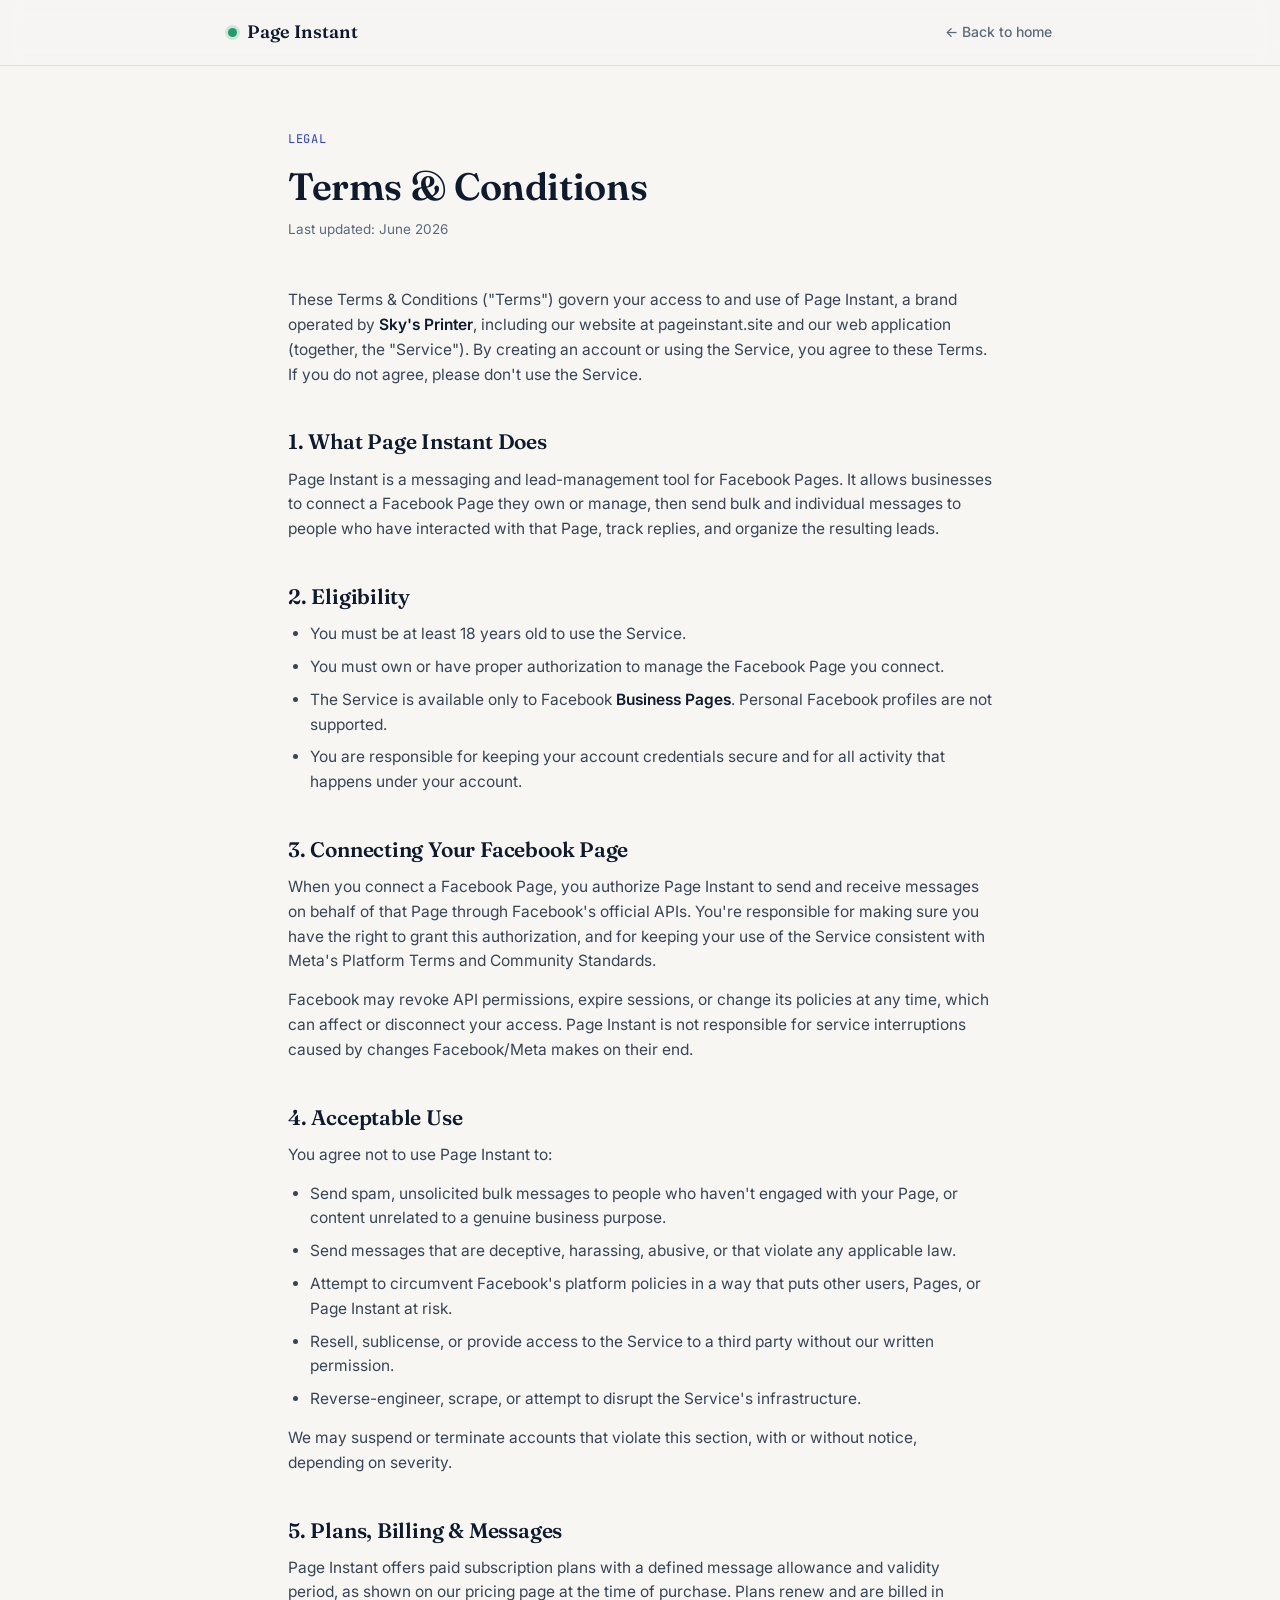
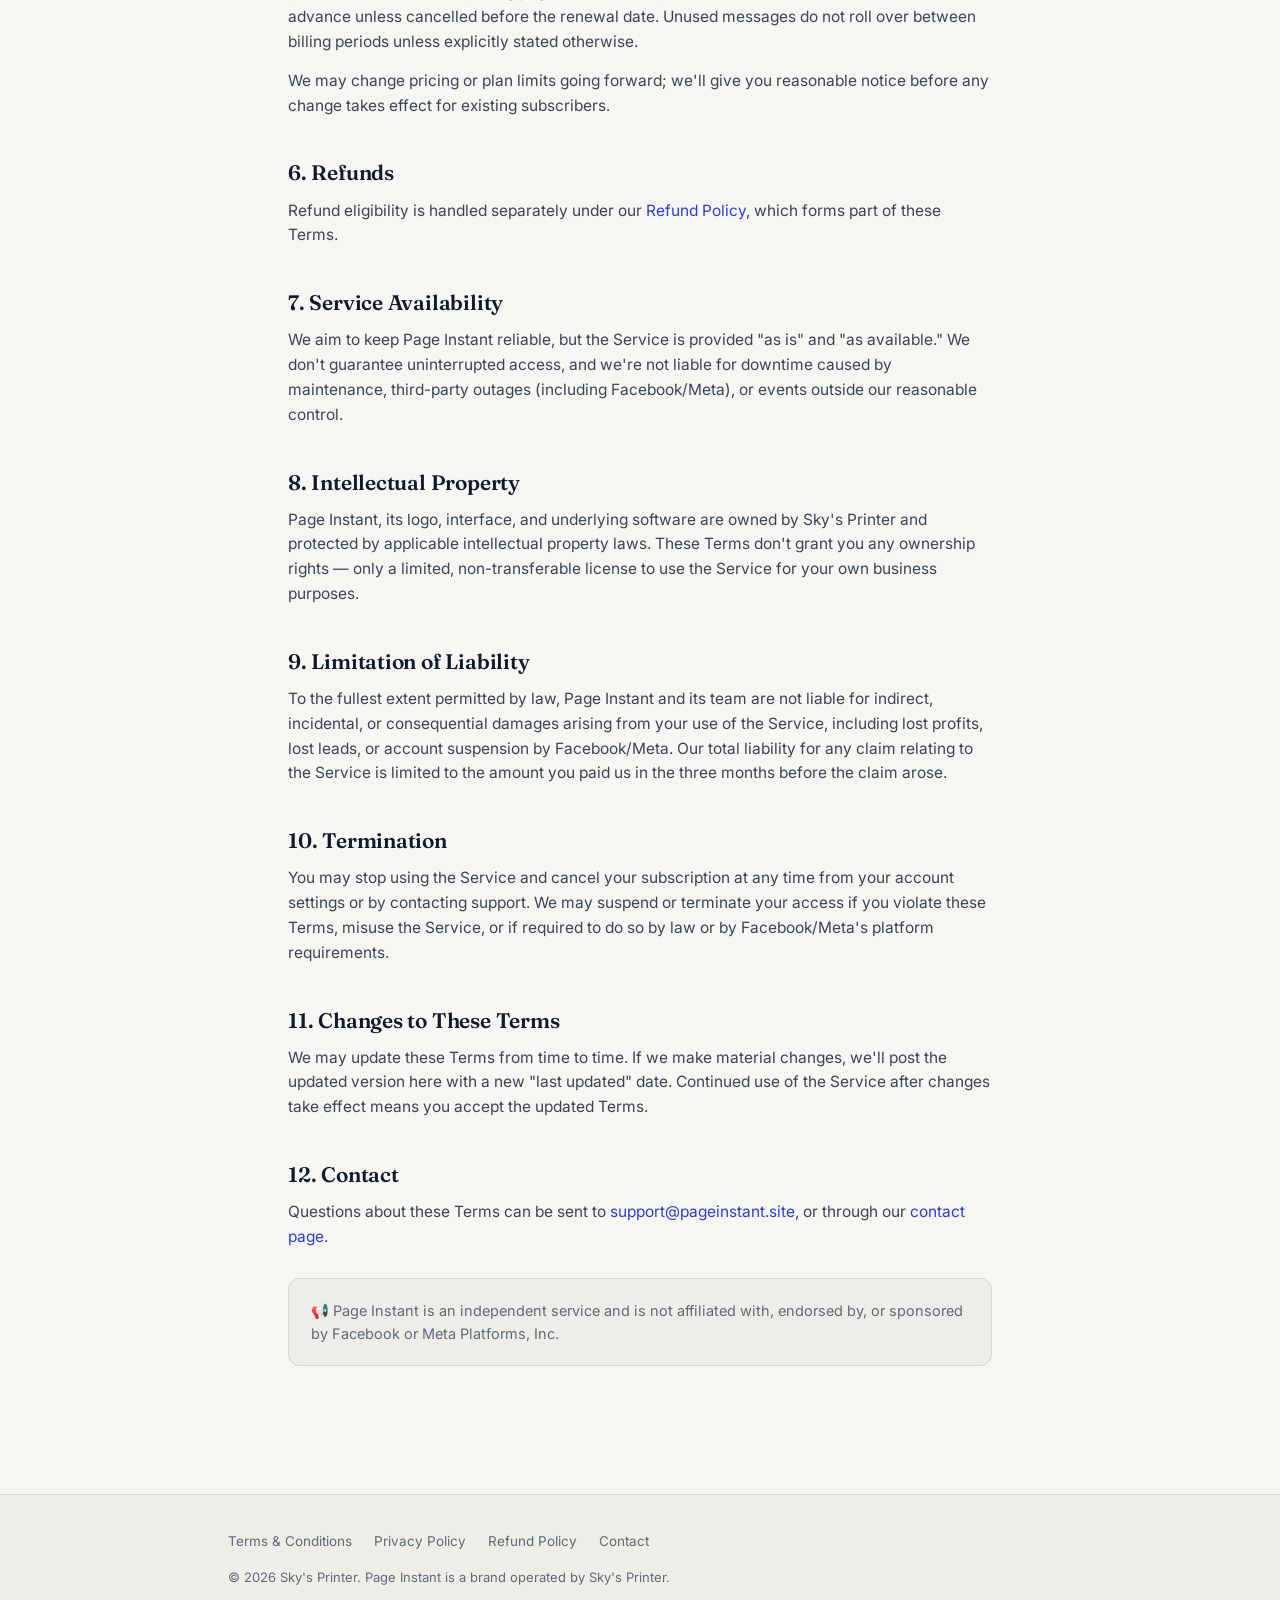
<file: terms.html>
<!DOCTYPE html>
<html lang="en">
<head>
<meta charset="UTF-8">
<meta name="viewport" content="width=device-width, initial-scale=1.0">
<title>Terms &amp; Conditions — Page Instant</title>
<link rel="preconnect" href="https://fonts.googleapis.com">
<link rel="preconnect" href="https://fonts.gstatic.com" crossorigin>
<link href="https://fonts.googleapis.com/css2?family=Fraunces:opsz,wght@9..144,400;9..144,600;9..144,700&family=Inter:wght@400;500;600;700&family=JetBrains+Mono:wght@500&display=swap" rel="stylesheet">
<link rel="stylesheet" href="policy.css">
</head>
<body>

<header>
  <nav>
    <a href="index.html" class="brand"><span class="dot"></span>Page Instant</a>
    <a href="index.html" class="back-link">← Back to home</a>
  </nav>
</header>

<main>
  <span class="doc-eyebrow">Legal</span>
  <h1>Terms &amp; Conditions</h1>
  <p class="updated">Last updated: June 2026</p>

  <p>These Terms &amp; Conditions ("Terms") govern your access to and use of Page Instant, a brand operated by <strong>Sky's Printer</strong>, including our website at pageinstant.site and our web application (together, the "Service"). By creating an account or using the Service, you agree to these Terms. If you do not agree, please don't use the Service.</p>

  <h2>1. What Page Instant Does</h2>
  <p>Page Instant is a messaging and lead-management tool for Facebook Pages. It allows businesses to connect a Facebook Page they own or manage, then send bulk and individual messages to people who have interacted with that Page, track replies, and organize the resulting leads.</p>

  <h2>2. Eligibility</h2>
  <ul>
    <li>You must be at least 18 years old to use the Service.</li>
    <li>You must own or have proper authorization to manage the Facebook Page you connect.</li>
    <li>The Service is available only to Facebook <strong>Business Pages</strong>. Personal Facebook profiles are not supported.</li>
    <li>You are responsible for keeping your account credentials secure and for all activity that happens under your account.</li>
  </ul>

  <h2>3. Connecting Your Facebook Page</h2>
  <p>When you connect a Facebook Page, you authorize Page Instant to send and receive messages on behalf of that Page through Facebook's official APIs. You're responsible for making sure you have the right to grant this authorization, and for keeping your use of the Service consistent with Meta's Platform Terms and Community Standards.</p>
  <p>Facebook may revoke API permissions, expire sessions, or change its policies at any time, which can affect or disconnect your access. Page Instant is not responsible for service interruptions caused by changes Facebook/Meta makes on their end.</p>

  <h2>4. Acceptable Use</h2>
  <p>You agree not to use Page Instant to:</p>
  <ul>
    <li>Send spam, unsolicited bulk messages to people who haven't engaged with your Page, or content unrelated to a genuine business purpose.</li>
    <li>Send messages that are deceptive, harassing, abusive, or that violate any applicable law.</li>
    <li>Attempt to circumvent Facebook's platform policies in a way that puts other users, Pages, or Page Instant at risk.</li>
    <li>Resell, sublicense, or provide access to the Service to a third party without our written permission.</li>
    <li>Reverse-engineer, scrape, or attempt to disrupt the Service's infrastructure.</li>
  </ul>
  <p>We may suspend or terminate accounts that violate this section, with or without notice, depending on severity.</p>

  <h2>5. Plans, Billing &amp; Messages</h2>
  <p>Page Instant offers paid subscription plans with a defined message allowance and validity period, as shown on our pricing page at the time of purchase. Plans renew and are billed in advance unless cancelled before the renewal date. Unused messages do not roll over between billing periods unless explicitly stated otherwise.</p>
  <p>We may change pricing or plan limits going forward; we'll give you reasonable notice before any change takes effect for existing subscribers.</p>

  <h2>6. Refunds</h2>
  <p>Refund eligibility is handled separately under our <a href="refund.html">Refund Policy</a>, which forms part of these Terms.</p>

  <h2>7. Service Availability</h2>
  <p>We aim to keep Page Instant reliable, but the Service is provided "as is" and "as available." We don't guarantee uninterrupted access, and we're not liable for downtime caused by maintenance, third-party outages (including Facebook/Meta), or events outside our reasonable control.</p>

  <h2>8. Intellectual Property</h2>
  <p>Page Instant, its logo, interface, and underlying software are owned by Sky's Printer and protected by applicable intellectual property laws. These Terms don't grant you any ownership rights — only a limited, non-transferable license to use the Service for your own business purposes.</p>

  <h2>9. Limitation of Liability</h2>
  <p>To the fullest extent permitted by law, Page Instant and its team are not liable for indirect, incidental, or consequential damages arising from your use of the Service, including lost profits, lost leads, or account suspension by Facebook/Meta. Our total liability for any claim relating to the Service is limited to the amount you paid us in the three months before the claim arose.</p>

  <h2>10. Termination</h2>
  <p>You may stop using the Service and cancel your subscription at any time from your account settings or by contacting support. We may suspend or terminate your access if you violate these Terms, misuse the Service, or if required to do so by law or by Facebook/Meta's platform requirements.</p>

  <h2>11. Changes to These Terms</h2>
  <p>We may update these Terms from time to time. If we make material changes, we'll post the updated version here with a new "last updated" date. Continued use of the Service after changes take effect means you accept the updated Terms.</p>

  <h2>12. Contact</h2>
  <p>Questions about these Terms can be sent to <a href="mailto:support@pageinstant.site">support@pageinstant.site</a>, or through our <a href="contact.html">contact page</a>.</p>

  <div class="callout">
    📢 Page Instant is an independent service and is not affiliated with, endorsed by, or sponsored by Facebook or Meta Platforms, Inc.
  </div>
</main>

<footer>
  <div class="foot-wrap">
    <div class="links">
      <a href="terms.html">Terms &amp; Conditions</a>
      <a href="privacy.html">Privacy Policy</a>
      <a href="refund.html">Refund Policy</a>
      <a href="contact.html">Contact</a>
    </div>
    <span class="copyright">© 2026 Sky's Printer. Page Instant is a brand operated by Sky's Printer.</span>
  </div>
</footer>

</body>
</html>
</file>
<file: policy.css>
:root{
  --ink:#0F1B2D;
  --paper:#F7F6F3;
  --paper-dim:#EFEDE7;
  --accent:#3D5AFE;
  --accent-deep:#2B3FCB;
  --slate:#5C6B7A;
  --green:#1F9D6B;
  --line:rgba(15,27,45,0.10);
}
*{margin:0;padding:0;box-sizing:border-box;}
body{
  background:var(--paper);
  color:var(--ink);
  font-family:'Inter',sans-serif;
  line-height:1.6;
  -webkit-font-smoothing:antialiased;
}
h1,h2{font-family:'Fraunces',serif;font-weight:600;letter-spacing:-0.01em;line-height:1.15;}
a{color:var(--accent-deep);text-decoration:none;}
a:hover{text-decoration:underline;}
:focus-visible{outline:2px solid var(--accent);outline-offset:3px;border-radius:4px;}

header{
  position:sticky;top:0;z-index:40;
  background:rgba(247,246,243,0.9);
  backdrop-filter:blur(10px);
  border-bottom:1px solid var(--line);
}
nav{
  display:flex;align-items:center;justify-content:space-between;
  padding:18px 28px;max-width:880px;margin:0 auto;
}
.brand{display:flex;align-items:center;gap:10px;font-family:'Fraunces',serif;font-weight:600;font-size:18px;color:var(--ink);text-decoration:none;}
.brand .dot{width:9px;height:9px;border-radius:50%;background:var(--green);box-shadow:0 0 0 3px rgba(31,157,107,0.18);}
.back-link{font-size:14px;color:var(--slate);font-weight:500;text-decoration:none;}
.back-link:hover{color:var(--ink);text-decoration:none;}

main{max-width:760px;margin:0 auto;padding:64px 28px 100px;}
.doc-eyebrow{font-family:'JetBrains Mono',monospace;font-size:12px;letter-spacing:0.06em;text-transform:uppercase;color:var(--accent-deep);display:block;margin-bottom:16px;}
main h1{font-size:38px;margin-bottom:10px;}
.updated{font-size:13.5px;color:var(--slate);margin-bottom:48px;}

main h2{font-size:21px;margin-top:42px;margin-bottom:14px;}
main p{font-size:15.5px;color:#374555;margin-bottom:14px;}
main ul{margin:0 0 14px 0;padding-left:22px;}
main li{font-size:15.5px;color:#374555;margin-bottom:8px;}
main strong{color:var(--ink);font-weight:600;}

.callout{
  background:var(--paper-dim);
  border:1px solid var(--line);
  border-radius:12px;
  padding:20px 22px;
  margin:28px 0;
  font-size:14.5px;
  color:var(--slate);
}
.callout a{font-weight:600;}

.toc{
  background:#fff;border:1px solid var(--line);border-radius:14px;
  padding:22px 24px;margin-bottom:8px;
}
.toc p{font-size:13px;text-transform:uppercase;letter-spacing:0.05em;color:var(--slate);margin-bottom:12px;font-weight:600;}
.toc ol{padding-left:18px;}
.toc li{font-size:14.5px;margin-bottom:7px;}
.toc a{color:var(--ink);}

footer{border-top:1px solid var(--line);background:var(--paper-dim);}
.foot-wrap{max-width:880px;margin:0 auto;padding:36px 28px;display:flex;justify-content:space-between;align-items:center;flex-wrap:wrap;gap:14px;}
.foot-wrap .links{display:flex;gap:22px;flex-wrap:wrap;}
.foot-wrap a{font-size:13.5px;color:var(--slate);}
.foot-wrap a:hover{color:var(--ink);text-decoration:none;}
.copyright{font-size:13px;color:var(--slate);}

.contact-grid{display:grid;grid-template-columns:1fr 1fr;gap:16px;margin-top:32px;}
.contact-card{
  background:#fff;border:1px solid var(--line);border-radius:14px;padding:24px;
  display:flex;flex-direction:column;gap:10px;
}
.contact-card .ic{width:34px;height:34px;border-radius:9px;background:var(--ink);display:flex;align-items:center;justify-content:center;}
.contact-card .ic svg{width:16px;height:16px;stroke:var(--paper);}
.contact-card h3{font-family:'Inter',sans-serif;font-size:16px;font-weight:600;}
.contact-card a.cta{font-size:14px;font-weight:600;color:var(--accent-deep);}
.contact-card p.note{font-size:13.5px;color:var(--slate);}

@media (max-width:640px){
  main h1{font-size:30px;}
  .contact-grid{grid-template-columns:1fr;}
}
</file>
